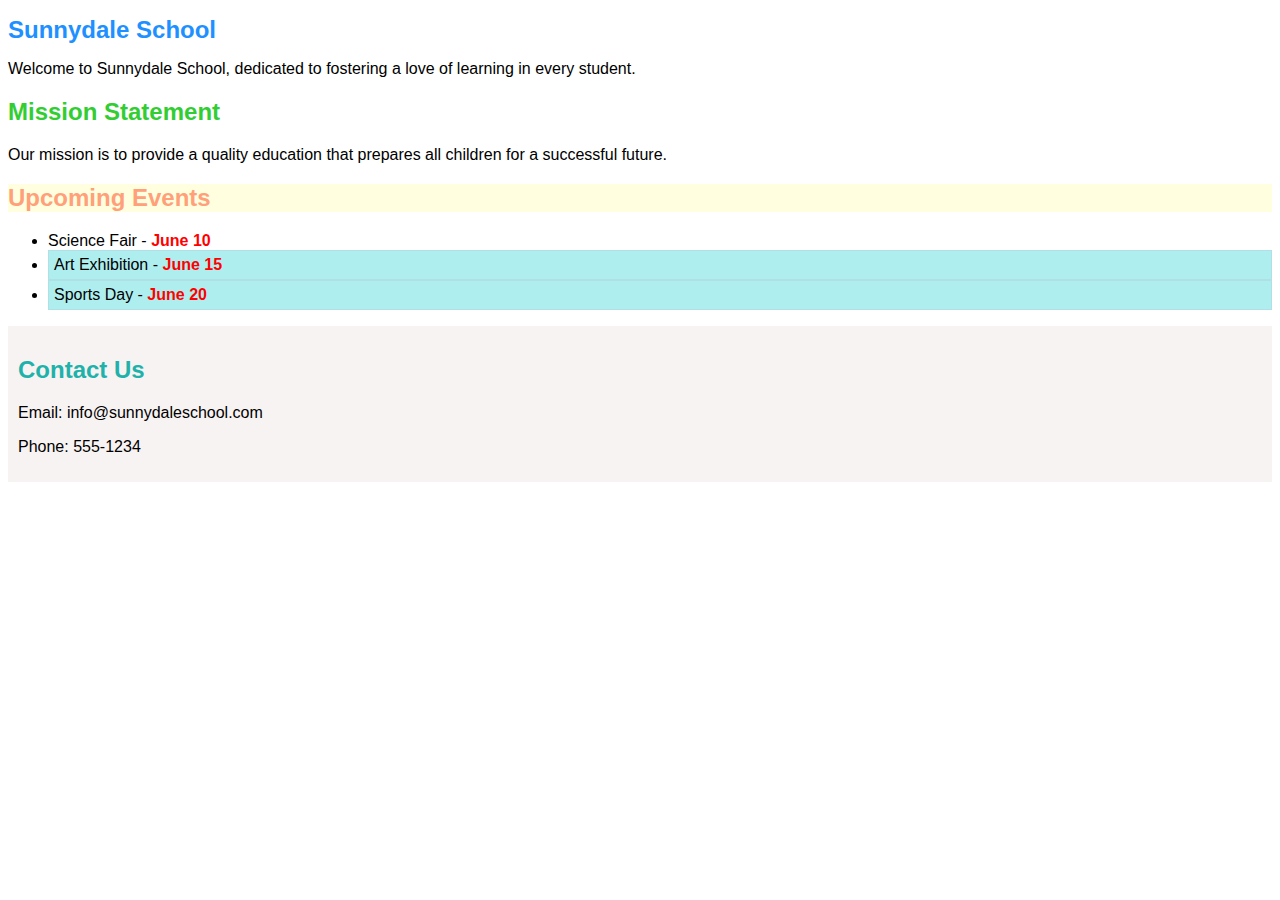
<file: aula09/index.html>
<!DOCTYPE html>
<html lang="en">
<head>
    <meta charset="UTF-8">
    <title>Sunnydale School</title>
    <style>
        h1{
            font-size: 24px; font-weight: bold; color: #1E90FF;
        }
        
        body{
            font-family: 'Arial', sans-serif;
        }

        .missionStatment{
            color: #32CD32;
        }

        .upcomingEvents{
            color: #FFA07A;
        }

        .contactUs{
            color: #20B2AA;
        }

        #upcoming-events{
            background-color: #FFFFE0;
        }

        .outdoor{
            background-color: #AFEEEE;
            padding: 5px;
            border: 1px solid #B0E0E6;
        }

        .section{
            background-color: #f8f3f3;
            padding: 10px;
        }
    </style>
</head>
<body>
    <h1>Sunnydale School</h1>
    <p>Welcome to Sunnydale School, dedicated to fostering a love of learning in every student.</p>
    
    <h2 class="missionStatment">Mission Statement</h2>
    <p>Our mission is to provide a quality education that prepares all children for a successful future.</p>
    
    <h2 class="upcomingEvents" id="upcoming-events">Upcoming Events</h2>
    <ul>
        <li data-event-type="indoor">Science Fair - <span style="font-weight: bold; color: red;">June 10</span></li>
        <li data-event-type="outdoor" class="outdoor" title="Event Type: Outdoor">Art Exhibition - <span style="font-weight: bold; color: red;">June 15</span></li>
        <li data-event-type="outdoor" class="outdoor" title="Event Type: Outdoor">Sports Day - <span style="font-weight: bold; color: red;">June 20</span></li>
    </ul>
    
    <div class="section"><h2 class="contactUs">Contact Us</h2>
    <p title="Click to copy email" onclick="alert('Thanks for reaching out!')">Email: info@sunnydaleschool.com</p>
    <p title="Click to copy phone" onclick="alert('Thanks for reaching out!')">Phone: 555-1234</p>
    </div>
</body>
</html>
</file>
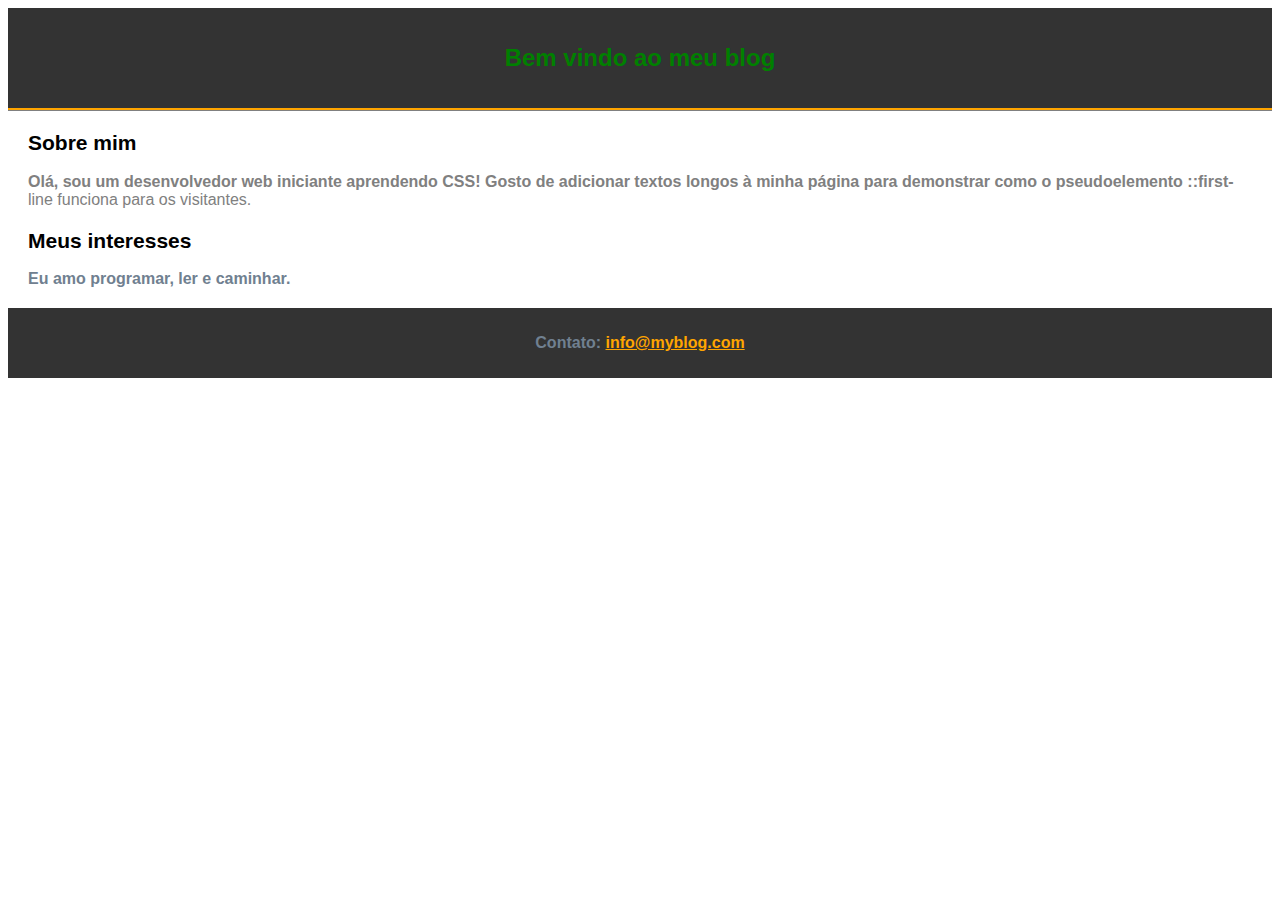
<file: aula07/01.html>
<html lang="pt-br">
<head>
    <meta charset="UTF-8">
    <meta name="viewport" content="width=device-width, initial-scale=1.0">
    <title>Meu blog pessoal</title>
    <link rel="stylesheet" href="./CSS/style.css">
    <style>
        p{
            color: slategray;
            font-size: 16px;
        }
    </style>
</head>
<body>
    <header id="header">
        <h1 style="color: blue;font-size: 24px;">Bem vindo ao meu blog</h1>
    </header>
    <main>
        <section>
            <h2>Sobre mim</h2>
            <p style="color: gray;">Olá, sou um desenvolvedor web iniciante aprendendo CSS! Gosto de adicionar textos longos à minha página para demonstrar como o pseudoelemento ::first-line funciona para os visitantes.</p>
        </section>
        <section>
            <h2>Meus interesses</h2>
            <p>Eu amo programar, ler e caminhar.</p>
        </section>
    </main>
    <footer>
        <p>Contato: <a href="mailto:">info@myblog.com</a></p>
    </footer>
</body>
</html>
</file>
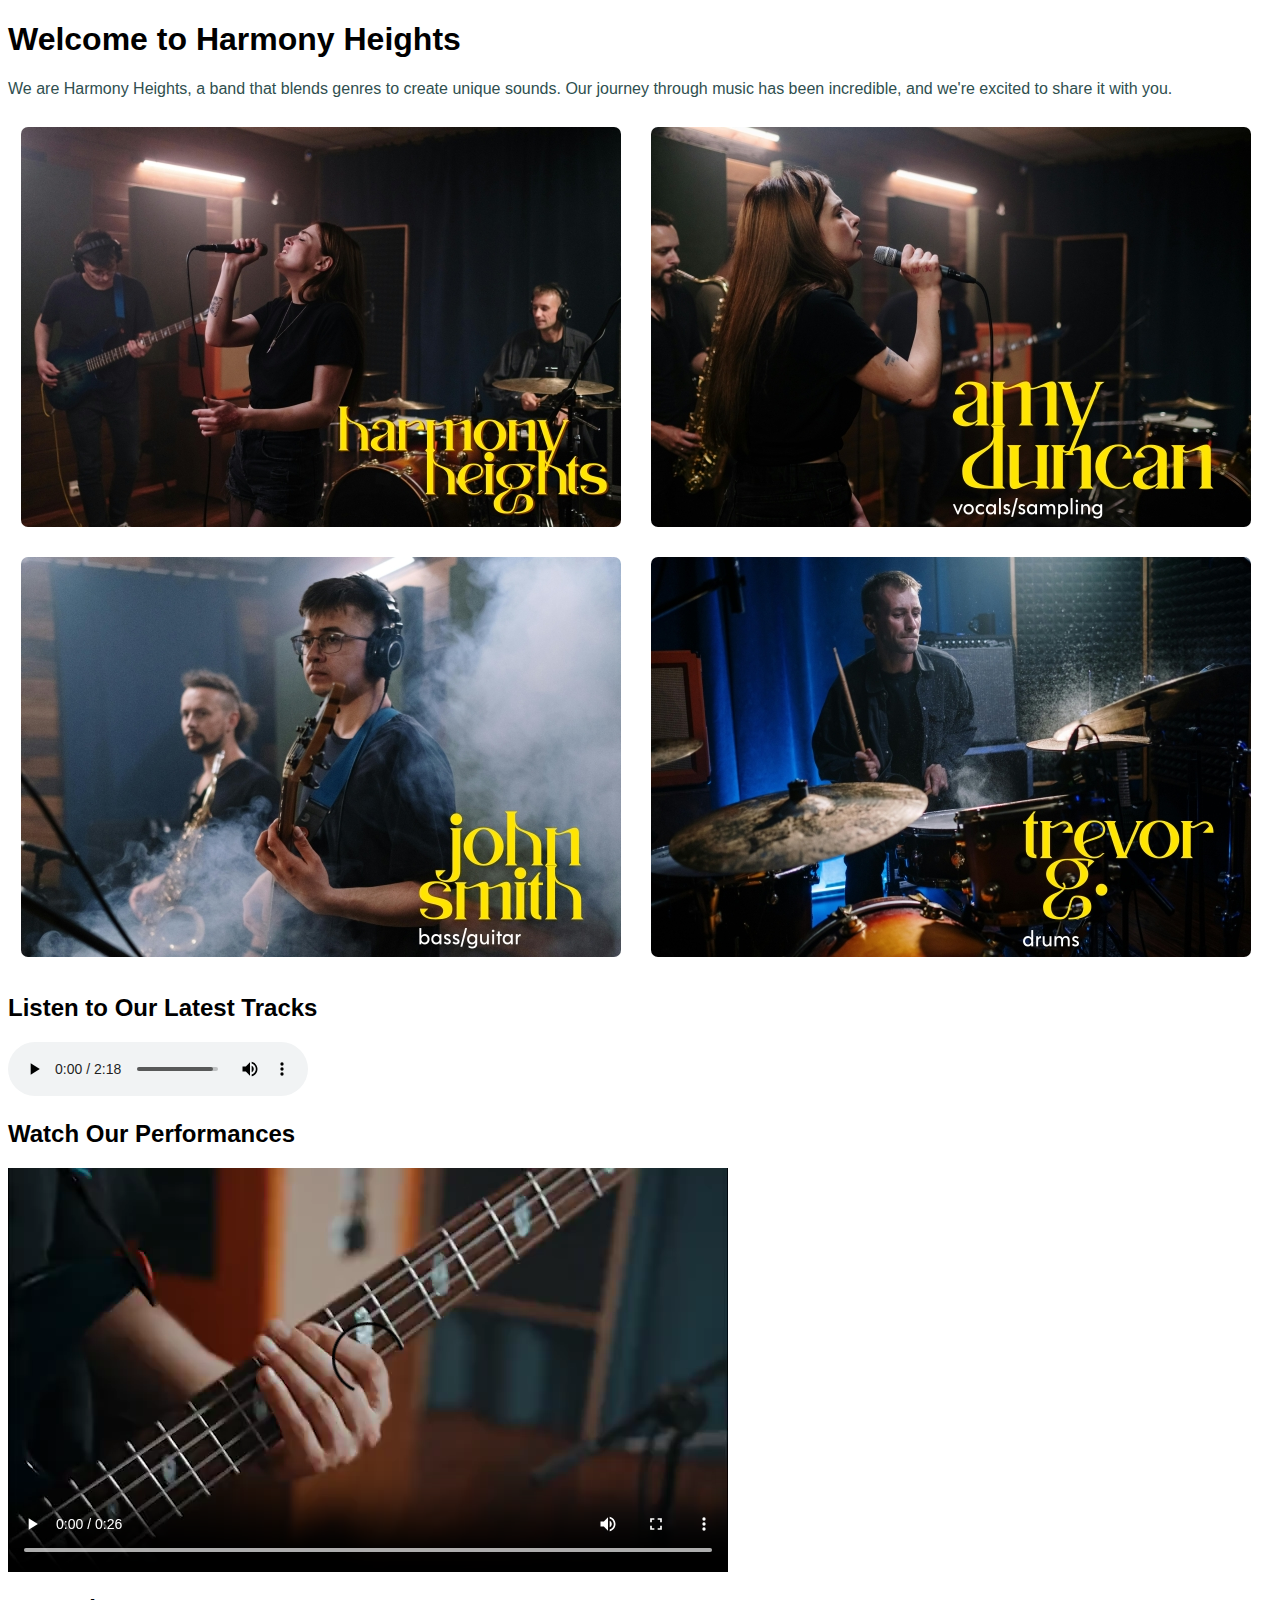
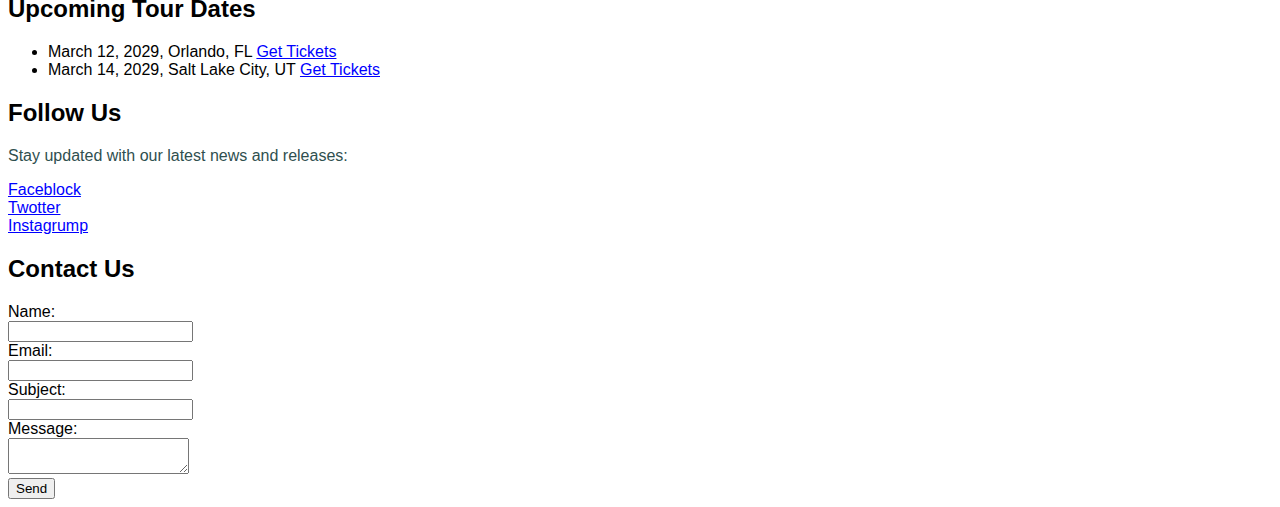
<file: aula08/harmony-heights.html>
<!DOCTYPE html>
<html lang="en">
<head>
    <meta charset="UTF-8">
    <meta name="Description" content="Official webpage of Harmony Heights, featuring our latest music, tour dates, and exclusive content for our fans.">
    <title>Harmony Heights: Feel the Music</title>
    <link rel="stylesheet" href="./assets/css/style.css">
</head>
<body>
    <h1>Welcome to Harmony Heights</h1>
    <p>We are Harmony Heights, a band that blends genres to create unique sounds. Our journey through music has been incredible, and we're excited to share it with you.</p>

    <img src="./assets/img/band-photo.jpg" alt="Harmony Heights Band Photo">
    <img src="./assets/img/member1-amy.jpg" alt="Harmony Heights Vocals/Sampling: Amy Duncan">
    <img src="./assets/img/member2-john.jpg" alt="Harmony Heights Bass/Guitars: John Smith">
    <img src="./assets/img/member3-trevor.jpg" alt="Harmony Heights Drums: Trevor G.">

    <h2>Listen to Our Latest Tracks</h2>
    <audio controls>
        <source src="./assets/audio/track1.mp3" type="audio/mpeg">
    Your browser does not support the audio element.
    </audio>

    <h2>Watch Our Performances</h2>
    <video controls>
        <source src="./assets/video/performance1.mp4" type="video/mp4">
    Your browser does not support the video element.
    </video>

    <h2>Upcoming Tour Dates</h2>
    <ul>
        <li>March 12, 2029, Orlando, FL <a href="https://example.com/purchase-tickets-harmony-heights-orlando">Get Tickets</a></li> 
        <li>March 14, 2029, Salt Lake City, UT <a href="https://example.com/purchase-tickets-harmony-heights-slc">Get Tickets</a></li>
    </ul>

    <h2>Follow Us</h2>
    <p>Stay updated with our latest news and releases:</p>
    <a href="https://www.example.com/faceblock/hh">Faceblock</a> <br>
    <a href="https://www.example.com/twotter/hh">Twotter</a> <br>
    <a href="https://www.example.com/instagrump/hh">Instagrump</a> <br>

    <h2>Contact Us</h2>
    <form>
        <label for="name">Name: </label> <br>
        <input type="text" id="name" name="name"> <br>
        <label for="email">Email: </label> <br>
        <input type="email" id="email" name="email"> <br>
        <label for="subject">Subject: </label> <br>
        <input type="text" id="subject" name="subject"> <br>
        <label for="message">Message: </label> <br>
        <textarea name="message" id="message"></textarea> <br>
        <input type="submit" value="Send">
    </form>
    
    

</body>
</html>
</file>
<file: aula07/CSS/style.css>
/* estilo do body */
body{
    font-family: Arial, Helvetica, sans-serif;
    font-size: 14px;
}

/* estilo do cabeçalho */
header{
    background-color: #333333;
    padding: 20px;
    text-align: center;
}

/* estilo da section */
section{
    margin: 20px;
}

footer{
    background-color: #333333;
    padding: 10px;
    text-align: center;
}


h2{
    color: black;
}

.highlight{
    background-color: orange;
    padding: 4px;
    color: white;
}

#header{
    border-bottom: 2px solid orange
}

a[href^="mailto:"]{
    color: orange;
}

a:hover {
    color: white;
}

p::first-line{
    font-weight: bold;
}

header + main{
    border-top: 1px solid gray;
}

h1{
    color: green !important;
}

p{
    color: red;
}
</file>
<file: aula08/assets/css/style.css>
body{
    font-family: 'Segoe UI', Tahoma, Geneva, Verdana, sans-serif;
    font-weight: 500;
}

p{
    color: darkslategrey;
}

img{
    border-radius: 20px;
    padding: 13px;
}

video{
    border: 20px;
}

a{
    color: blue;
}

a:hover{
    color: red;
}
</file>
